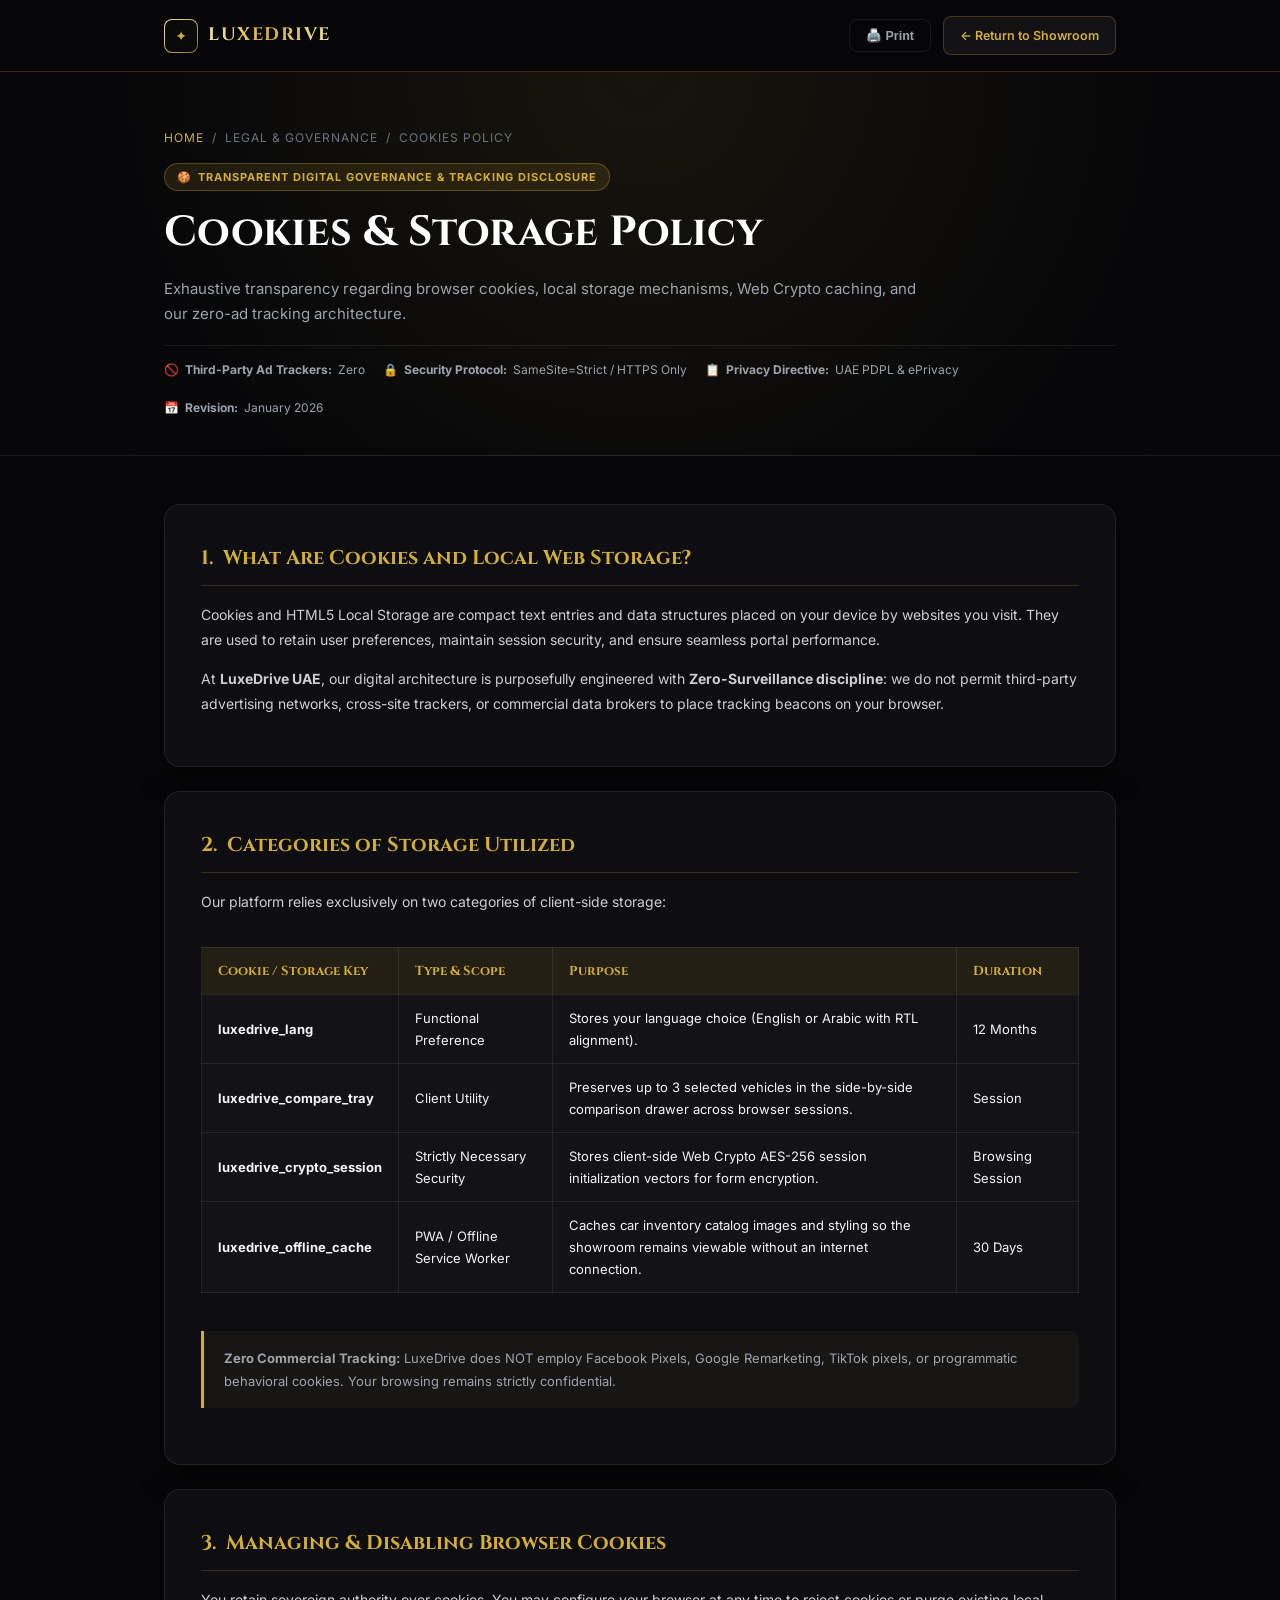
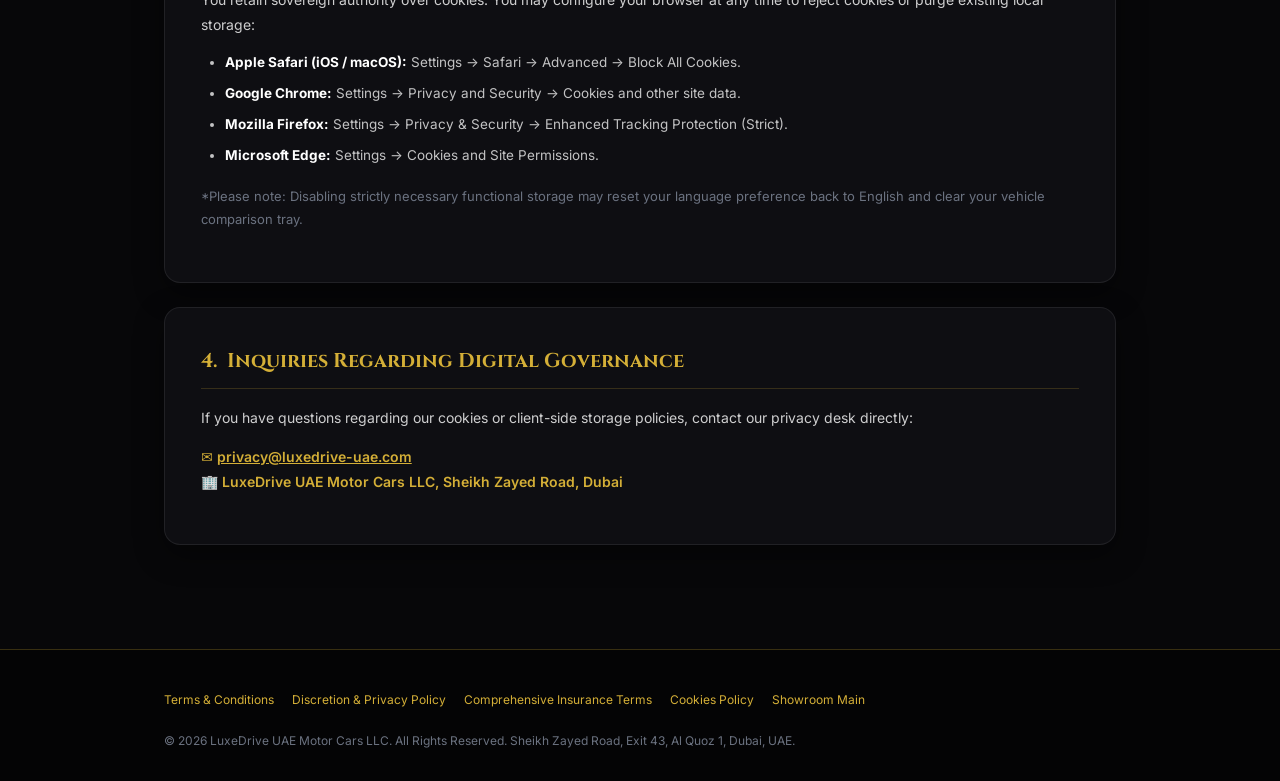
<file: page/cookies-policy.html>
<!DOCTYPE html>
<html lang="en" dir="ltr">
<head>
  <meta charset="UTF-8">
  <meta name="viewport" content="width=device-width, initial-scale=1.0">
  <title>Cookies Policy | LuxeDrive UAE</title>
  <meta name="description" content="LuxeDrive UAE Cookies Policy. Transparent disclosure on functional session tokens, Web Crypto storage, and our zero-tracking privacy architecture.">
  <link rel="preconnect" href="https://fonts.googleapis.com">
  <link rel="preconnect" href="https://fonts.gstatic.com" crossorigin>
  <link href="https://fonts.googleapis.com/css2?family=Cinzel:wght@600;700;800&family=Inter:wght@300;400;500;600;700&family=Playfair+Display:ital,wght@0,600;0,700;1,400&display=swap" rel="stylesheet">
  <style>
    :root {
      --bg: #070709;
      --card-bg: #0E0E12;
      --card-inner: #141419;
      --gold: #D4AF37;
      --gold-light: #F4E5A3;
      --gold-dark: #8C6D1F;
      --border: rgba(212, 175, 55, 0.25);
      --border-subtle: rgba(255, 255, 255, 0.08);
      --text: #F3F4F6;
      --text-muted: #9CA3AF;
      --text-dim: #6B7280;
      --font-serif: 'Cinzel', 'Playfair Display', Georgia, serif;
      --font-sans: 'Inter', system-ui, -apple-system, sans-serif;
    }

    * { box-sizing: border-box; margin: 0; padding: 0; }
    body {
      background-color: var(--bg);
      color: var(--text);
      font-family: var(--font-sans);
      line-height: 1.7;
      font-size: 15px;
      -webkit-font-smoothing: antialiased;
    }

    .top-header {
      position: sticky;
      top: 0;
      z-index: 100;
      background: rgba(7, 7, 9, 0.88);
      backdrop-filter: blur(14px);
      border-bottom: 1px solid var(--border);
      padding: 16px 0;
    }
    .container {
      max-width: 1000px;
      margin: 0 auto;
      padding: 0 24px;
    }
    .header-inner {
      display: flex;
      align-items: center;
      justify-content: space-between;
      gap: 16px;
    }
    .brand {
      display: flex;
      align-items: center;
      gap: 10px;
      text-decoration: none;
    }
    .brand-icon {
      width: 34px;
      height: 34px;
      border-radius: 8px;
      background: linear-gradient(135deg, var(--gold-light), var(--gold-dark));
      padding: 1px;
      display: flex;
      align-items: center;
      justify-content: center;
    }
    .brand-icon-inner {
      width: 100%;
      height: 100%;
      background: #0A0A0A;
      border-radius: 7px;
      display: flex;
      align-items: center;
      justify-content: center;
      color: var(--gold);
      font-size: 14px;
    }
    .brand-text {
      font-family: var(--font-serif);
      font-size: 18px;
      font-weight: 700;
      letter-spacing: 1.5px;
      background: linear-gradient(to right, var(--gold-light), var(--gold), var(--gold-light));
      -webkit-background-clip: text;
      -webkit-text-fill-color: transparent;
    }
    .btn-back {
      display: inline-flex;
      align-items: center;
      gap: 8px;
      padding: 8px 16px;
      border-radius: 8px;
      background: rgba(255, 255, 255, 0.05);
      border: 1px solid var(--border);
      color: var(--gold);
      text-decoration: none;
      font-size: 12.5px;
      font-weight: 600;
      transition: all 0.2s;
    }
    .btn-back:hover {
      background: var(--gold);
      color: #000;
      box-shadow: 0 0 15px rgba(212, 175, 55, 0.3);
    }

    .page-hero {
      padding: 56px 0 36px;
      border-bottom: 1px solid var(--border-subtle);
      background: radial-gradient(circle at 50% 0%, rgba(212, 175, 55, 0.08) 0%, transparent 70%);
    }
    .breadcrumbs {
      display: flex;
      gap: 8px;
      font-size: 12px;
      color: var(--text-dim);
      margin-bottom: 14px;
      text-transform: uppercase;
      letter-spacing: 1px;
    }
    .breadcrumbs a { color: var(--gold); text-decoration: none; }
    .badge {
      display: inline-flex;
      align-items: center;
      gap: 6px;
      padding: 4px 12px;
      border-radius: 50px;
      background: rgba(212, 175, 55, 0.12);
      border: 1px solid rgba(212, 175, 55, 0.3);
      color: var(--gold);
      font-size: 11px;
      font-weight: 700;
      text-transform: uppercase;
      margin-bottom: 16px;
      letter-spacing: 1px;
    }
    h1 {
      font-family: var(--font-serif);
      font-size: clamp(28px, 4vw, 42px);
      font-weight: 700;
      line-height: 1.25;
      margin-bottom: 16px;
      color: #fff;
    }
    .meta-bar {
      display: flex;
      flex-wrap: wrap;
      gap: 18px;
      font-size: 12px;
      color: var(--text-muted);
      padding-top: 14px;
      border-top: 1px solid var(--border-subtle);
    }
    .meta-item { display: flex; align-items: center; gap: 6px; }

    .content-wrap { padding: 48px 0 80px; }
    .legal-card {
      background: var(--card-bg);
      border: 1px solid var(--border-subtle);
      border-radius: 16px;
      padding: 36px;
      margin-bottom: 24px;
      box-shadow: 0 10px 30px rgba(0, 0, 0, 0.4);
    }
    .legal-card h2 {
      font-family: var(--font-serif);
      font-size: 20px;
      color: var(--gold);
      margin-bottom: 16px;
      padding-bottom: 10px;
      border-bottom: 1px solid rgba(212, 175, 55, 0.2);
      display: flex;
      align-items: center;
      gap: 10px;
    }
    .legal-card p {
      margin-bottom: 14px;
      color: rgba(255, 255, 255, 0.8);
      font-size: 14px;
      line-height: 1.8;
    }
    .legal-card ul {
      margin: 12px 0 18px 24px;
      color: rgba(255, 255, 255, 0.75);
      font-size: 13.5px;
      display: flex;
      flex-direction: column;
      gap: 8px;
    }
    .legal-card ul li strong { color: #fff; }

    .cookie-table {
      width: 100%;
      border-collapse: collapse;
      margin: 18px 0;
      font-size: 13px;
    }
    .cookie-table th, .cookie-table td {
      padding: 12px 16px;
      border: 1px solid var(--border-subtle);
      text-align: left;
    }
    .cookie-table th {
      background: rgba(212, 175, 55, 0.1);
      color: var(--gold);
      font-family: var(--font-serif);
    }
    .cookie-table td {
      background: rgba(255, 255, 255, 0.02);
    }

    .highlight-box {
      background: rgba(212, 175, 55, 0.05);
      border-left: 3px solid var(--gold);
      padding: 16px 20px;
      border-radius: 0 10px 10px 0;
      margin: 20px 0;
      font-size: 13px;
      color: var(--text-muted);
    }

    .page-footer {
      background: #040405;
      border-top: 1px solid var(--border);
      padding: 40px 0 30px;
      font-size: 12px;
      color: var(--text-dim);
    }
    .footer-links {
      display: flex;
      flex-wrap: wrap;
      gap: 18px;
      margin-bottom: 20px;
    }
    .footer-links a { color: var(--gold); text-decoration: none; }
    .footer-links a:hover { text-decoration: underline; }

    @media print {
      .top-header, .btn-back, .page-footer { display: none; }
      body { background: #fff; color: #000; }
      .legal-card { border: 1px solid #ccc; box-shadow: none; }
    }
  </style>
</head>
<body>

  <header class="top-header">
    <div class="container">
      <div class="header-inner">
        <a href="/" class="brand">
          <div class="brand-icon">
            <div class="brand-icon-inner">✦</div>
          </div>
          <span class="brand-text">LUXEDRIVE</span>
        </a>
        <div style="display:flex; align-items:center; gap:12px;">
          <button onclick="window.print()" class="btn-back" style="background:none; border-color:var(--border-subtle); color:var(--text-muted); cursor:pointer;">
            🖨️ Print
          </button>
          <a href="/" class="btn-back">
            ← Return to Showroom
          </a>
        </div>
      </div>
    </div>
  </header>

  <section class="page-hero">
    <div class="container">
      <div class="breadcrumbs">
        <a href="/">Home</a> / <span>Legal & Governance</span> / <span>Cookies Policy</span>
      </div>
      <div class="badge">
        <span>🍪</span>
        <span>Transparent Digital Governance & Tracking Disclosure</span>
      </div>
      <h1>Cookies & Storage Policy</h1>
      <p style="color:var(--text-muted); max-width:760px; font-size:15px; margin-bottom:18px;">
        Exhaustive transparency regarding browser cookies, local storage mechanisms, Web Crypto caching, and our zero-ad tracking architecture.
      </p>
      <div class="meta-bar">
        <div class="meta-item"><span>🚫</span> <strong>Third-Party Ad Trackers:</strong> Zero</div>
        <div class="meta-item"><span>🔒</span> <strong>Security Protocol:</strong> SameSite=Strict / HTTPS Only</div>
        <div class="meta-item"><span>📋</span> <strong>Privacy Directive:</strong> UAE PDPL & ePrivacy</div>
        <div class="meta-item"><span>📅</span> <strong>Revision:</strong> January 2026</div>
      </div>
    </div>
  </section>

  <main class="content-wrap">
    <div class="container">

      <!-- Section 1 -->
      <div class="legal-card">
        <h2><span>1.</span> What Are Cookies and Local Web Storage?</h2>
        <p>
          Cookies and HTML5 Local Storage are compact text entries and data structures placed on your device by websites you visit. They are used to retain user preferences, maintain session security, and ensure seamless portal performance.
        </p>
        <p>
          At <strong>LuxeDrive UAE</strong>, our digital architecture is purposefully engineered with <strong>Zero-Surveillance discipline</strong>: we do not permit third-party advertising networks, cross-site trackers, or commercial data brokers to place tracking beacons on your browser.
        </p>
      </div>

      <!-- Section 2 -->
      <div class="legal-card">
        <h2><span>2.</span> Categories of Storage Utilized</h2>
        <p>
          Our platform relies exclusively on two categories of client-side storage:
        </p>

        <div style="overflow-x:auto;">
          <table class="cookie-table">
            <thead>
              <tr>
                <th>Cookie / Storage Key</th>
                <th>Type & Scope</th>
                <th>Purpose</th>
                <th>Duration</th>
              </tr>
            </thead>
            <tbody>
              <tr>
                <td><strong>luxedrive_lang</strong></td>
                <td>Functional Preference</td>
                <td>Stores your language choice (English or Arabic with RTL alignment).</td>
                <td>12 Months</td>
              </tr>
              <tr>
                <td><strong>luxedrive_compare_tray</strong></td>
                <td>Client Utility</td>
                <td>Preserves up to 3 selected vehicles in the side-by-side comparison drawer across browser sessions.</td>
                <td>Session</td>
              </tr>
              <tr>
                <td><strong>luxedrive_crypto_session</strong></td>
                <td>Strictly Necessary Security</td>
                <td>Stores client-side Web Crypto AES-256 session initialization vectors for form encryption.</td>
                <td>Browsing Session</td>
              </tr>
              <tr>
                <td><strong>luxedrive_offline_cache</strong></td>
                <td>PWA / Offline Service Worker</td>
                <td>Caches car inventory catalog images and styling so the showroom remains viewable without an internet connection.</td>
                <td>30 Days</td>
              </tr>
            </tbody>
          </table>
        </div>

        <div class="highlight-box">
          <strong>Zero Commercial Tracking:</strong> LuxeDrive does NOT employ Facebook Pixels, Google Remarketing, TikTok pixels, or programmatic behavioral cookies. Your browsing remains strictly confidential.
        </div>
      </div>

      <!-- Section 3 -->
      <div class="legal-card">
        <h2><span>3.</span> Managing & Disabling Browser Cookies</h2>
        <p>
          You retain sovereign authority over cookies. You may configure your browser at any time to reject cookies or purge existing local storage:
        </p>
        <ul>
          <li><strong>Apple Safari (iOS / macOS):</strong> Settings → Safari → Advanced → Block All Cookies.</li>
          <li><strong>Google Chrome:</strong> Settings → Privacy and Security → Cookies and other site data.</li>
          <li><strong>Mozilla Firefox:</strong> Settings → Privacy & Security → Enhanced Tracking Protection (Strict).</li>
          <li><strong>Microsoft Edge:</strong> Settings → Cookies and Site Permissions.</li>
        </ul>
        <p style="font-size:13px; color:var(--text-dim);">
          *Please note: Disabling strictly necessary functional storage may reset your language preference back to English and clear your vehicle comparison tray.
        </p>
      </div>

      <!-- Section 4 -->
      <div class="legal-card">
        <h2><span>4.</span> Inquiries Regarding Digital Governance</h2>
        <p>
          If you have questions regarding our cookies or client-side storage policies, contact our privacy desk directly:
        </p>
        <p style="color:var(--gold); font-weight:600;">
          ✉️ <a href="mailto:privacy@luxedrive-uae.com" style="color:var(--gold);">privacy@luxedrive-uae.com</a><br>
          🏢 LuxeDrive UAE Motor Cars LLC, Sheikh Zayed Road, Dubai
        </p>
      </div>

    </div>
  </main>

  <footer class="page-footer">
    <div class="container">
      <div class="footer-links">
        <a href="/page/terms-and-conditions.html">Terms & Conditions</a>
        <a href="/page/privacy-policy.html">Discretion & Privacy Policy</a>
        <a href="/page/insurance-terms.html">Comprehensive Insurance Terms</a>
        <a href="/page/cookies-policy.html">Cookies Policy</a>
        <a href="/">Showroom Main</a>
      </div>
      <div>
        © 2026 LuxeDrive UAE Motor Cars LLC. All Rights Reserved. Sheikh Zayed Road, Exit 43, Al Quoz 1, Dubai, UAE.
      </div>
    </div>
  </footer>

</body>
</html>
</file>
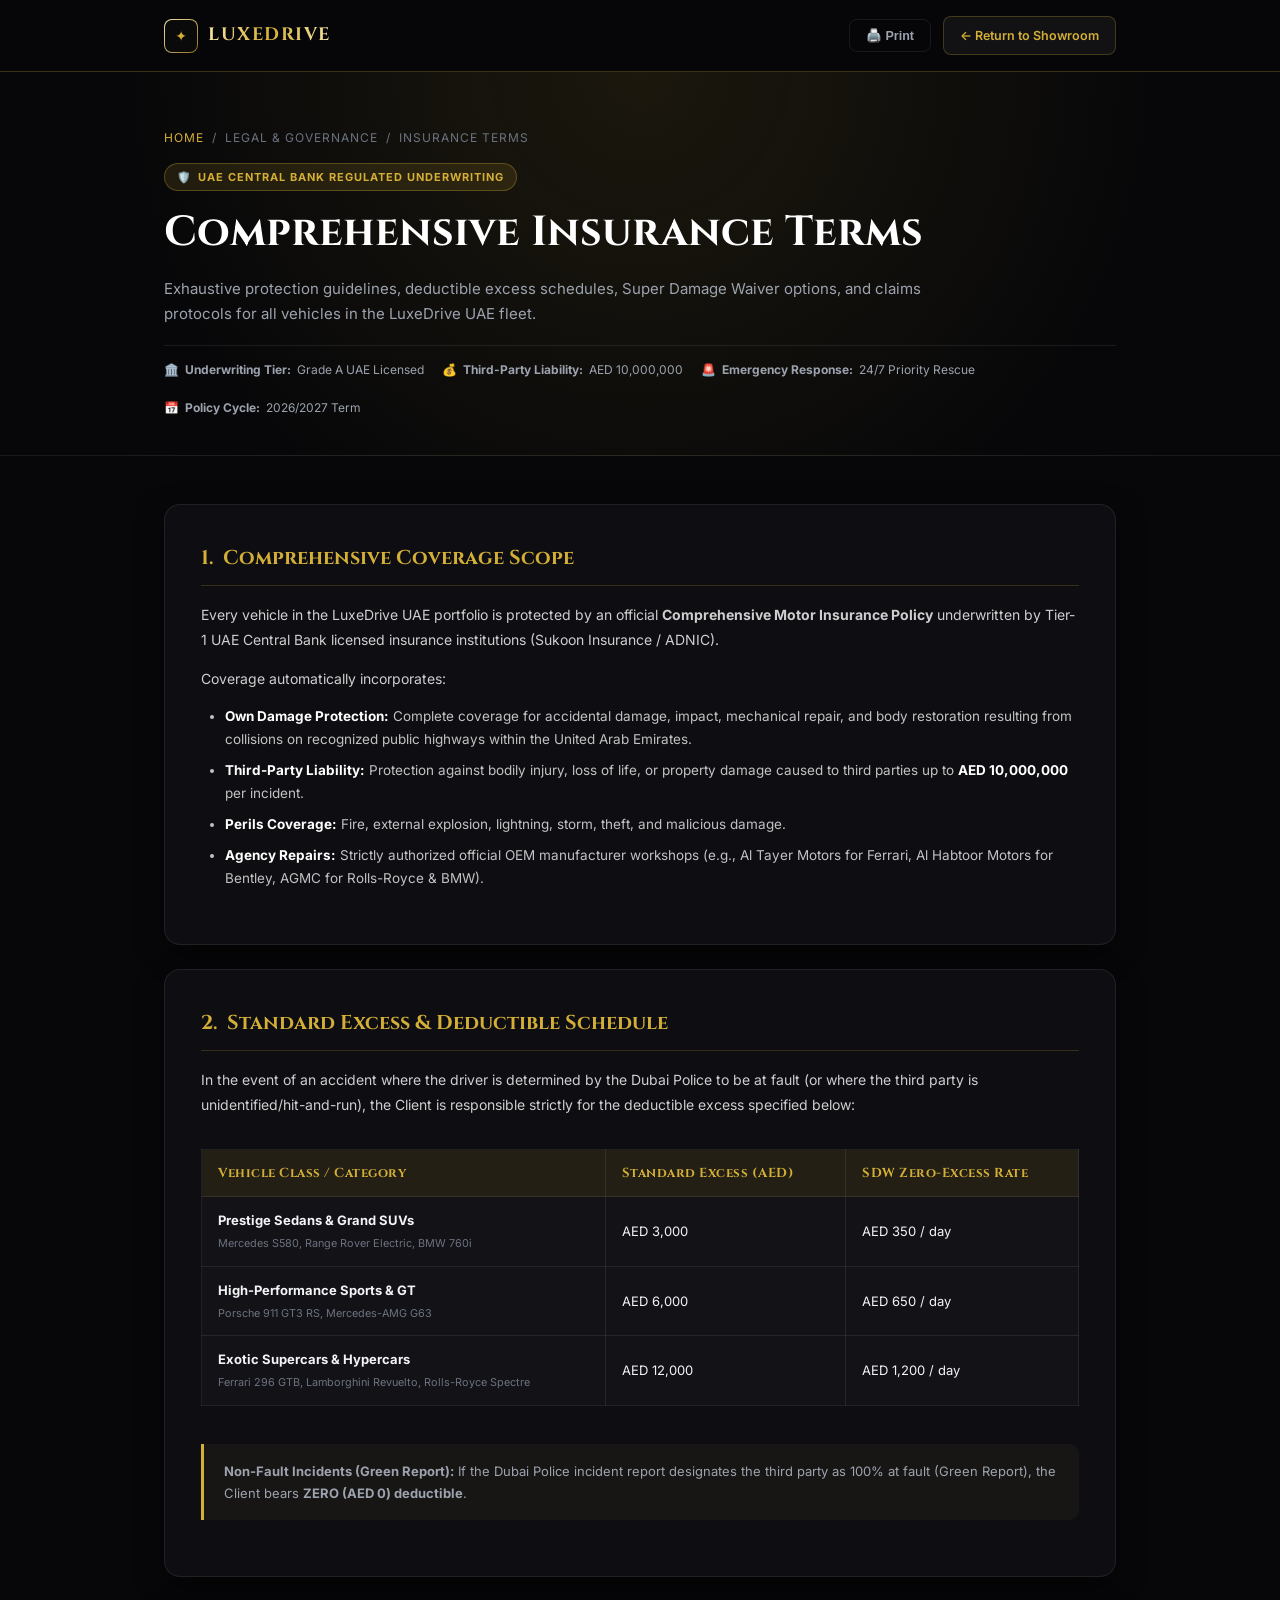
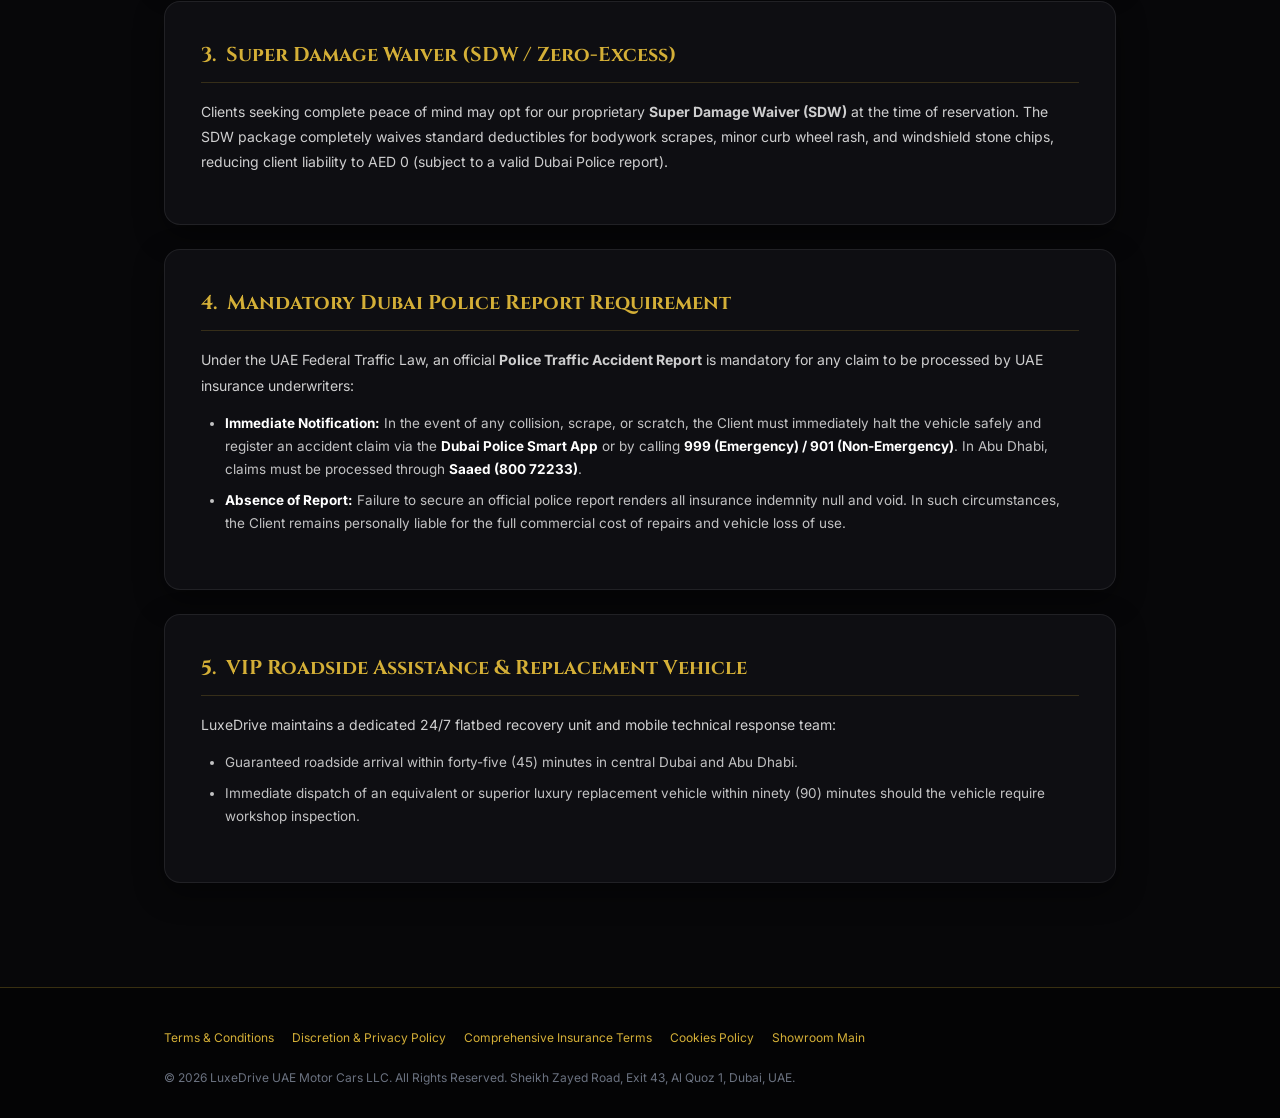
<file: page/insurance-terms.html>
<!DOCTYPE html>
<html lang="en" dir="ltr">
<head>
  <meta charset="UTF-8">
  <meta name="viewport" content="width=device-width, initial-scale=1.0">
  <title>Comprehensive Insurance Terms | LuxeDrive UAE</title>
  <meta name="description" content="Comprehensive motor insurance coverage, excess deductibles, Super Damage Waiver (SDW), and claims protocol for luxury and exotic vehicles at LuxeDrive UAE.">
  <link rel="preconnect" href="https://fonts.googleapis.com">
  <link rel="preconnect" href="https://fonts.gstatic.com" crossorigin>
  <link href="https://fonts.googleapis.com/css2?family=Cinzel:wght@600;700;800&family=Inter:wght@300;400;500;600;700&family=Playfair+Display:ital,wght@0,600;0,700;1,400&display=swap" rel="stylesheet">
  <style>
    :root {
      --bg: #070709;
      --card-bg: #0E0E12;
      --card-inner: #141419;
      --gold: #D4AF37;
      --gold-light: #F4E5A3;
      --gold-dark: #8C6D1F;
      --border: rgba(212, 175, 55, 0.25);
      --border-subtle: rgba(255, 255, 255, 0.08);
      --text: #F3F4F6;
      --text-muted: #9CA3AF;
      --text-dim: #6B7280;
      --font-serif: 'Cinzel', 'Playfair Display', Georgia, serif;
      --font-sans: 'Inter', system-ui, -apple-system, sans-serif;
    }

    * { box-sizing: border-box; margin: 0; padding: 0; }
    body {
      background-color: var(--bg);
      color: var(--text);
      font-family: var(--font-sans);
      line-height: 1.7;
      font-size: 15px;
      -webkit-font-smoothing: antialiased;
    }

    .top-header {
      position: sticky;
      top: 0;
      z-index: 100;
      background: rgba(7, 7, 9, 0.88);
      backdrop-filter: blur(14px);
      border-bottom: 1px solid var(--border);
      padding: 16px 0;
    }
    .container {
      max-width: 1000px;
      margin: 0 auto;
      padding: 0 24px;
    }
    .header-inner {
      display: flex;
      align-items: center;
      justify-content: space-between;
      gap: 16px;
    }
    .brand {
      display: flex;
      align-items: center;
      gap: 10px;
      text-decoration: none;
    }
    .brand-icon {
      width: 34px;
      height: 34px;
      border-radius: 8px;
      background: linear-gradient(135deg, var(--gold-light), var(--gold-dark));
      padding: 1px;
      display: flex;
      align-items: center;
      justify-content: center;
    }
    .brand-icon-inner {
      width: 100%;
      height: 100%;
      background: #0A0A0A;
      border-radius: 7px;
      display: flex;
      align-items: center;
      justify-content: center;
      color: var(--gold);
      font-size: 14px;
    }
    .brand-text {
      font-family: var(--font-serif);
      font-size: 18px;
      font-weight: 700;
      letter-spacing: 1.5px;
      background: linear-gradient(to right, var(--gold-light), var(--gold), var(--gold-light));
      -webkit-background-clip: text;
      -webkit-text-fill-color: transparent;
    }
    .btn-back {
      display: inline-flex;
      align-items: center;
      gap: 8px;
      padding: 8px 16px;
      border-radius: 8px;
      background: rgba(255, 255, 255, 0.05);
      border: 1px solid var(--border);
      color: var(--gold);
      text-decoration: none;
      font-size: 12.5px;
      font-weight: 600;
      transition: all 0.2s;
    }
    .btn-back:hover {
      background: var(--gold);
      color: #000;
      box-shadow: 0 0 15px rgba(212, 175, 55, 0.3);
    }

    .page-hero {
      padding: 56px 0 36px;
      border-bottom: 1px solid var(--border-subtle);
      background: radial-gradient(circle at 50% 0%, rgba(212, 175, 55, 0.1) 0%, transparent 70%);
    }
    .breadcrumbs {
      display: flex;
      gap: 8px;
      font-size: 12px;
      color: var(--text-dim);
      margin-bottom: 14px;
      text-transform: uppercase;
      letter-spacing: 1px;
    }
    .breadcrumbs a { color: var(--gold); text-decoration: none; }
    .badge {
      display: inline-flex;
      align-items: center;
      gap: 6px;
      padding: 4px 12px;
      border-radius: 50px;
      background: rgba(212, 175, 55, 0.12);
      border: 1px solid rgba(212, 175, 55, 0.3);
      color: var(--gold);
      font-size: 11px;
      font-weight: 700;
      text-transform: uppercase;
      margin-bottom: 16px;
      letter-spacing: 1px;
    }
    h1 {
      font-family: var(--font-serif);
      font-size: clamp(28px, 4vw, 42px);
      font-weight: 700;
      line-height: 1.25;
      margin-bottom: 16px;
      color: #fff;
    }
    .meta-bar {
      display: flex;
      flex-wrap: wrap;
      gap: 18px;
      font-size: 12px;
      color: var(--text-muted);
      padding-top: 14px;
      border-top: 1px solid var(--border-subtle);
    }
    .meta-item { display: flex; align-items: center; gap: 6px; }

    .content-wrap { padding: 48px 0 80px; }
    .legal-card {
      background: var(--card-bg);
      border: 1px solid var(--border-subtle);
      border-radius: 16px;
      padding: 36px;
      margin-bottom: 24px;
      box-shadow: 0 10px 30px rgba(0, 0, 0, 0.4);
    }
    .legal-card h2 {
      font-family: var(--font-serif);
      font-size: 20px;
      color: var(--gold);
      margin-bottom: 16px;
      padding-bottom: 10px;
      border-bottom: 1px solid rgba(212, 175, 55, 0.2);
      display: flex;
      align-items: center;
      gap: 10px;
    }
    .legal-card p {
      margin-bottom: 14px;
      color: rgba(255, 255, 255, 0.8);
      font-size: 14px;
      line-height: 1.8;
    }
    .legal-card ul {
      margin: 12px 0 18px 24px;
      color: rgba(255, 255, 255, 0.75);
      font-size: 13.5px;
      display: flex;
      flex-direction: column;
      gap: 8px;
    }
    .legal-card ul li strong { color: #fff; }

    /* TABLE */
    .insurance-table {
      width: 100%;
      border-collapse: collapse;
      margin: 18px 0;
      font-size: 13px;
    }
    .insurance-table th, .insurance-table td {
      padding: 12px 16px;
      border: 1px solid var(--border-subtle);
      text-align: left;
    }
    .insurance-table th {
      background: rgba(212, 175, 55, 0.1);
      color: var(--gold);
      font-family: var(--font-serif);
      letter-spacing: 0.5px;
    }
    .insurance-table td {
      background: rgba(255, 255, 255, 0.02);
    }

    .highlight-box {
      background: rgba(212, 175, 55, 0.05);
      border-left: 3px solid var(--gold);
      padding: 16px 20px;
      border-radius: 0 10px 10px 0;
      margin: 20px 0;
      font-size: 13px;
      color: var(--text-muted);
    }

    .page-footer {
      background: #040405;
      border-top: 1px solid var(--border);
      padding: 40px 0 30px;
      font-size: 12px;
      color: var(--text-dim);
    }
    .footer-links {
      display: flex;
      flex-wrap: wrap;
      gap: 18px;
      margin-bottom: 20px;
    }
    .footer-links a { color: var(--gold); text-decoration: none; }
    .footer-links a:hover { text-decoration: underline; }

    @media print {
      .top-header, .btn-back, .page-footer { display: none; }
      body { background: #fff; color: #000; }
      .legal-card { border: 1px solid #ccc; box-shadow: none; }
    }
  </style>
</head>
<body>

  <header class="top-header">
    <div class="container">
      <div class="header-inner">
        <a href="/" class="brand">
          <div class="brand-icon">
            <div class="brand-icon-inner">✦</div>
          </div>
          <span class="brand-text">LUXEDRIVE</span>
        </a>
        <div style="display:flex; align-items:center; gap:12px;">
          <button onclick="window.print()" class="btn-back" style="background:none; border-color:var(--border-subtle); color:var(--text-muted); cursor:pointer;">
            🖨️ Print
          </button>
          <a href="/" class="btn-back">
            ← Return to Showroom
          </a>
        </div>
      </div>
    </div>
  </header>

  <section class="page-hero">
    <div class="container">
      <div class="breadcrumbs">
        <a href="/">Home</a> / <span>Legal & Governance</span> / <span>Insurance Terms</span>
      </div>
      <div class="badge">
        <span>🛡️</span>
        <span>UAE Central Bank Regulated Underwriting</span>
      </div>
      <h1>Comprehensive Insurance Terms</h1>
      <p style="color:var(--text-muted); max-width:760px; font-size:15px; margin-bottom:18px;">
        Exhaustive protection guidelines, deductible excess schedules, Super Damage Waiver options, and claims protocols for all vehicles in the LuxeDrive UAE fleet.
      </p>
      <div class="meta-bar">
        <div class="meta-item"><span>🏛️</span> <strong>Underwriting Tier:</strong> Grade A UAE Licensed</div>
        <div class="meta-item"><span>💰</span> <strong>Third-Party Liability:</strong> AED 10,000,000</div>
        <div class="meta-item"><span>🚨</span> <strong>Emergency Response:</strong> 24/7 Priority Rescue</div>
        <div class="meta-item"><span>📅</span> <strong>Policy Cycle:</strong> 2026/2027 Term</div>
      </div>
    </div>
  </section>

  <main class="content-wrap">
    <div class="container">

      <!-- Section 1 -->
      <div class="legal-card">
        <h2><span>1.</span> Comprehensive Coverage Scope</h2>
        <p>
          Every vehicle in the LuxeDrive UAE portfolio is protected by an official <strong>Comprehensive Motor Insurance Policy</strong> underwritten by Tier-1 UAE Central Bank licensed insurance institutions (Sukoon Insurance / ADNIC).
        </p>
        <p>
          Coverage automatically incorporates:
        </p>
        <ul>
          <li><strong>Own Damage Protection:</strong> Complete coverage for accidental damage, impact, mechanical repair, and body restoration resulting from collisions on recognized public highways within the United Arab Emirates.</li>
          <li><strong>Third-Party Liability:</strong> Protection against bodily injury, loss of life, or property damage caused to third parties up to <strong>AED 10,000,000</strong> per incident.</li>
          <li><strong>Perils Coverage:</strong> Fire, external explosion, lightning, storm, theft, and malicious damage.</li>
          <li><strong>Agency Repairs:</strong> Strictly authorized official OEM manufacturer workshops (e.g., Al Tayer Motors for Ferrari, Al Habtoor Motors for Bentley, AGMC for Rolls-Royce & BMW).</li>
        </ul>
      </div>

      <!-- Section 2 -->
      <div class="legal-card">
        <h2><span>2.</span> Standard Excess & Deductible Schedule</h2>
        <p>
          In the event of an accident where the driver is determined by the Dubai Police to be at fault (or where the third party is unidentified/hit-and-run), the Client is responsible strictly for the deductible excess specified below:
        </p>

        <div style="overflow-x:auto;">
          <table class="insurance-table">
            <thead>
              <tr>
                <th>Vehicle Class / Category</th>
                <th>Standard Excess (AED)</th>
                <th>SDW Zero-Excess Rate</th>
              </tr>
            </thead>
            <tbody>
              <tr>
                <td><strong>Prestige Sedans & Grand SUVs</strong><br><small style="color:var(--text-dim);">Mercedes S580, Range Rover Electric, BMW 760i</small></td>
                <td>AED 3,000</td>
                <td>AED 350 / day</td>
              </tr>
              <tr>
                <td><strong>High-Performance Sports & GT</strong><br><small style="color:var(--text-dim);">Porsche 911 GT3 RS, Mercedes-AMG G63</small></td>
                <td>AED 6,000</td>
                <td>AED 650 / day</td>
              </tr>
              <tr>
                <td><strong>Exotic Supercars & Hypercars</strong><br><small style="color:var(--text-dim);">Ferrari 296 GTB, Lamborghini Revuelto, Rolls-Royce Spectre</small></td>
                <td>AED 12,000</td>
                <td>AED 1,200 / day</td>
              </tr>
            </tbody>
          </table>
        </div>

        <div class="highlight-box">
          <strong>Non-Fault Incidents (Green Report):</strong> If the Dubai Police incident report designates the third party as 100% at fault (Green Report), the Client bears <strong>ZERO (AED 0) deductible</strong>.
        </div>
      </div>

      <!-- Section 3 -->
      <div class="legal-card">
        <h2><span>3.</span> Super Damage Waiver (SDW / Zero-Excess)</h2>
        <p>
          Clients seeking complete peace of mind may opt for our proprietary <strong>Super Damage Waiver (SDW)</strong> at the time of reservation. The SDW package completely waives standard deductibles for bodywork scrapes, minor curb wheel rash, and windshield stone chips, reducing client liability to AED 0 (subject to a valid Dubai Police report).
        </p>
      </div>

      <!-- Section 4 -->
      <div class="legal-card">
        <h2><span>4.</span> Mandatory Dubai Police Report Requirement</h2>
        <p>
          Under the UAE Federal Traffic Law, an official <strong>Police Traffic Accident Report</strong> is mandatory for any claim to be processed by UAE insurance underwriters:
        </p>
        <ul>
          <li><strong>Immediate Notification:</strong> In the event of any collision, scrape, or scratch, the Client must immediately halt the vehicle safely and register an accident claim via the <strong>Dubai Police Smart App</strong> or by calling <strong>999 (Emergency) / 901 (Non-Emergency)</strong>. In Abu Dhabi, claims must be processed through <strong>Saaed (800 72233)</strong>.</li>
          <li><strong>Absence of Report:</strong> Failure to secure an official police report renders all insurance indemnity null and void. In such circumstances, the Client remains personally liable for the full commercial cost of repairs and vehicle loss of use.</li>
        </ul>
      </div>

      <!-- Section 5 -->
      <div class="legal-card">
        <h2><span>5.</span> VIP Roadside Assistance & Replacement Vehicle</h2>
        <p>
          LuxeDrive maintains a dedicated 24/7 flatbed recovery unit and mobile technical response team:
        </p>
        <ul>
          <li>Guaranteed roadside arrival within forty-five (45) minutes in central Dubai and Abu Dhabi.</li>
          <li>Immediate dispatch of an equivalent or superior luxury replacement vehicle within ninety (90) minutes should the vehicle require workshop inspection.</li>
        </ul>
      </div>

    </div>
  </main>

  <footer class="page-footer">
    <div class="container">
      <div class="footer-links">
        <a href="/page/terms-and-conditions.html">Terms & Conditions</a>
        <a href="/page/privacy-policy.html">Discretion & Privacy Policy</a>
        <a href="/page/insurance-terms.html">Comprehensive Insurance Terms</a>
        <a href="/page/cookies-policy.html">Cookies Policy</a>
        <a href="/">Showroom Main</a>
      </div>
      <div>
        © 2026 LuxeDrive UAE Motor Cars LLC. All Rights Reserved. Sheikh Zayed Road, Exit 43, Al Quoz 1, Dubai, UAE.
      </div>
    </div>
  </footer>

</body>
</html>
</file>
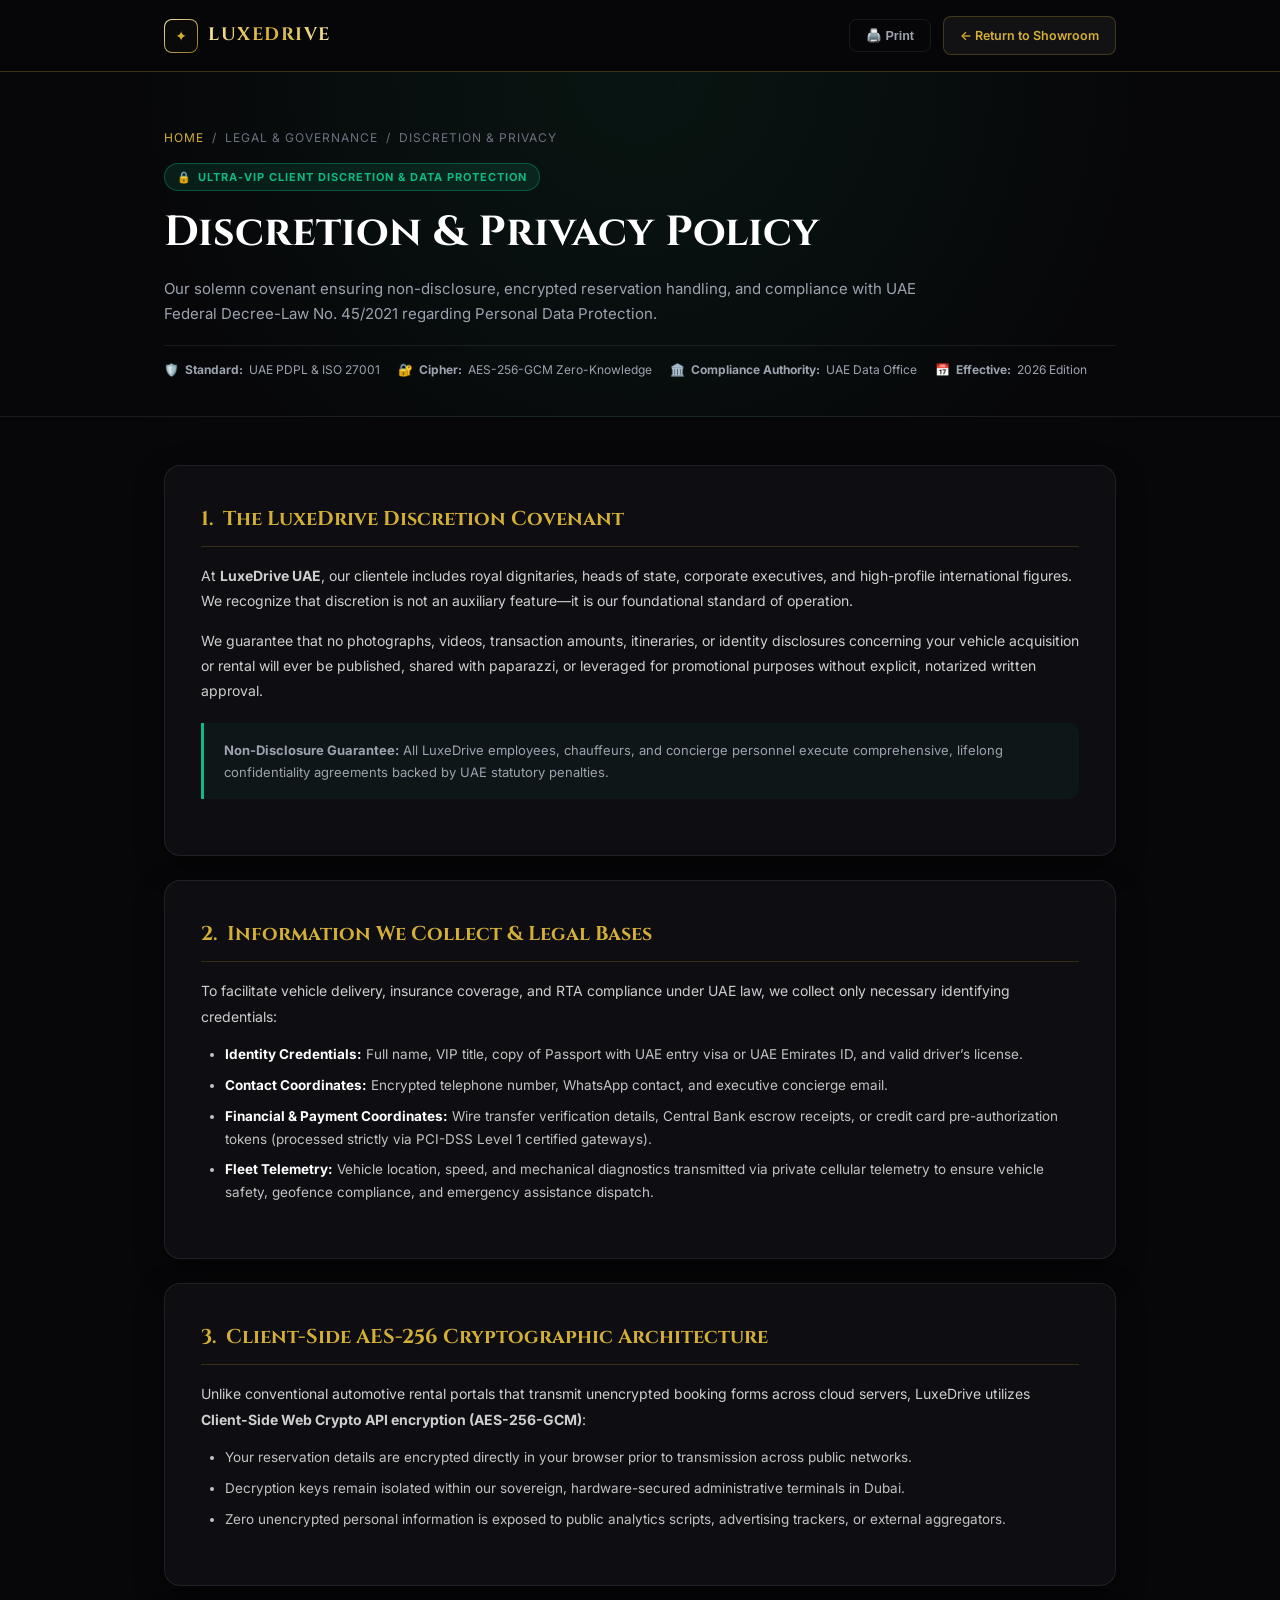
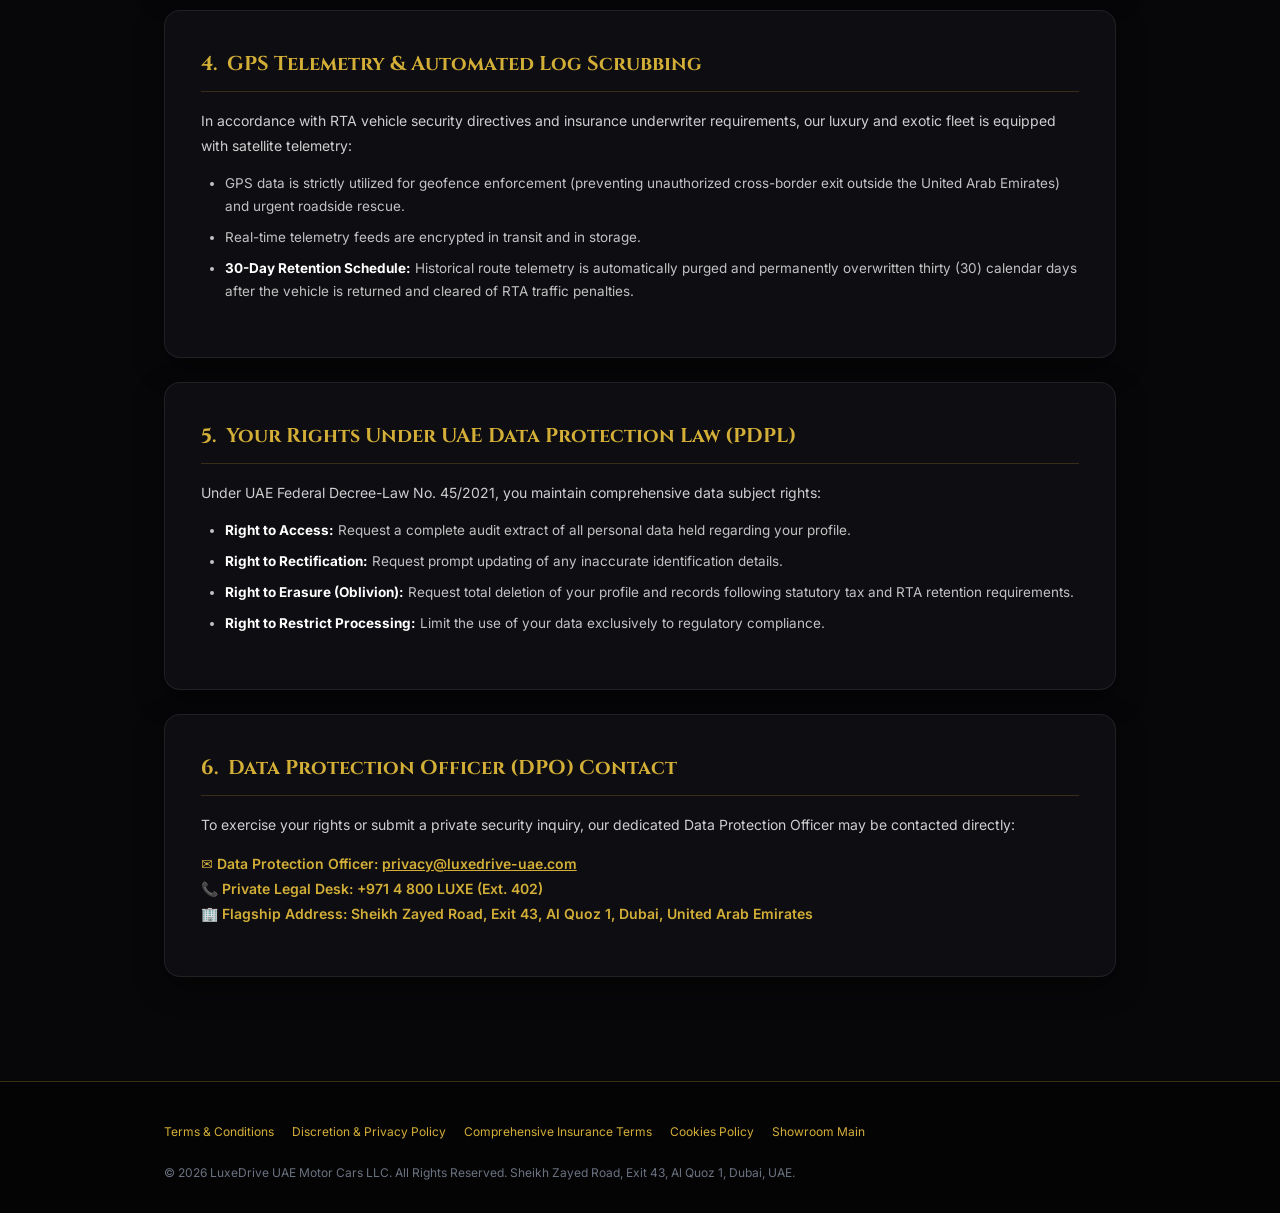
<file: page/privacy-policy.html>
<!DOCTYPE html>
<html lang="en" dir="ltr">
<head>
  <meta charset="UTF-8">
  <meta name="viewport" content="width=device-width, initial-scale=1.0">
  <title>Discretion & Privacy Policy | LuxeDrive UAE</title>
  <meta name="description" content="LuxeDrive UAE Discretion & Privacy Policy. Enforcing UAE Data Protection Law Decree No. 45/2021 and client-side AES-256 cryptographic confidentiality.">
  <link rel="preconnect" href="https://fonts.googleapis.com">
  <link rel="preconnect" href="https://fonts.gstatic.com" crossorigin>
  <link href="https://fonts.googleapis.com/css2?family=Cinzel:wght@600;700;800&family=Inter:wght@300;400;500;600;700&family=Playfair+Display:ital,wght@0,600;0,700;1,400&display=swap" rel="stylesheet">
  <style>
    :root {
      --bg: #070709;
      --card-bg: #0E0E12;
      --card-inner: #141419;
      --gold: #D4AF37;
      --gold-light: #F4E5A3;
      --gold-dark: #8C6D1F;
      --border: rgba(212, 175, 55, 0.25);
      --border-subtle: rgba(255, 255, 255, 0.08);
      --text: #F3F4F6;
      --text-muted: #9CA3AF;
      --text-dim: #6B7280;
      --font-serif: 'Cinzel', 'Playfair Display', Georgia, serif;
      --font-sans: 'Inter', system-ui, -apple-system, sans-serif;
    }

    * { box-sizing: border-box; margin: 0; padding: 0; }
    body {
      background-color: var(--bg);
      color: var(--text);
      font-family: var(--font-sans);
      line-height: 1.7;
      font-size: 15px;
      -webkit-font-smoothing: antialiased;
    }

    .top-header {
      position: sticky;
      top: 0;
      z-index: 100;
      background: rgba(7, 7, 9, 0.88);
      backdrop-filter: blur(14px);
      border-bottom: 1px solid var(--border);
      padding: 16px 0;
    }
    .container {
      max-width: 1000px;
      margin: 0 auto;
      padding: 0 24px;
    }
    .header-inner {
      display: flex;
      align-items: center;
      justify-content: space-between;
      gap: 16px;
    }
    .brand {
      display: flex;
      align-items: center;
      gap: 10px;
      text-decoration: none;
    }
    .brand-icon {
      width: 34px;
      height: 34px;
      border-radius: 8px;
      background: linear-gradient(135deg, var(--gold-light), var(--gold-dark));
      padding: 1px;
      display: flex;
      align-items: center;
      justify-content: center;
    }
    .brand-icon-inner {
      width: 100%;
      height: 100%;
      background: #0A0A0A;
      border-radius: 7px;
      display: flex;
      align-items: center;
      justify-content: center;
      color: var(--gold);
      font-size: 14px;
    }
    .brand-text {
      font-family: var(--font-serif);
      font-size: 18px;
      font-weight: 700;
      letter-spacing: 1.5px;
      background: linear-gradient(to right, var(--gold-light), var(--gold), var(--gold-light));
      -webkit-background-clip: text;
      -webkit-text-fill-color: transparent;
    }
    .btn-back {
      display: inline-flex;
      align-items: center;
      gap: 8px;
      padding: 8px 16px;
      border-radius: 8px;
      background: rgba(255, 255, 255, 0.05);
      border: 1px solid var(--border);
      color: var(--gold);
      text-decoration: none;
      font-size: 12.5px;
      font-weight: 600;
      transition: all 0.2s;
    }
    .btn-back:hover {
      background: var(--gold);
      color: #000;
      box-shadow: 0 0 15px rgba(212, 175, 55, 0.3);
    }

    .page-hero {
      padding: 56px 0 36px;
      border-bottom: 1px solid var(--border-subtle);
      background: radial-gradient(circle at 50% 0%, rgba(16, 185, 129, 0.08) 0%, transparent 70%);
    }
    .breadcrumbs {
      display: flex;
      gap: 8px;
      font-size: 12px;
      color: var(--text-dim);
      margin-bottom: 14px;
      text-transform: uppercase;
      letter-spacing: 1px;
    }
    .breadcrumbs a { color: var(--gold); text-decoration: none; }
    .badge {
      display: inline-flex;
      align-items: center;
      gap: 6px;
      padding: 4px 12px;
      border-radius: 50px;
      background: rgba(16, 185, 129, 0.12);
      border: 1px solid rgba(16, 185, 129, 0.35);
      color: #10B981;
      font-size: 11px;
      font-weight: 700;
      text-transform: uppercase;
      margin-bottom: 16px;
      letter-spacing: 1px;
    }
    h1 {
      font-family: var(--font-serif);
      font-size: clamp(28px, 4vw, 42px);
      font-weight: 700;
      line-height: 1.25;
      margin-bottom: 16px;
      color: #fff;
    }
    .meta-bar {
      display: flex;
      flex-wrap: wrap;
      gap: 18px;
      font-size: 12px;
      color: var(--text-muted);
      padding-top: 14px;
      border-top: 1px solid var(--border-subtle);
    }
    .meta-item { display: flex; align-items: center; gap: 6px; }

    .content-wrap { padding: 48px 0 80px; }
    .legal-card {
      background: var(--card-bg);
      border: 1px solid var(--border-subtle);
      border-radius: 16px;
      padding: 36px;
      margin-bottom: 24px;
      box-shadow: 0 10px 30px rgba(0, 0, 0, 0.4);
    }
    .legal-card h2 {
      font-family: var(--font-serif);
      font-size: 20px;
      color: var(--gold);
      margin-bottom: 16px;
      padding-bottom: 10px;
      border-bottom: 1px solid rgba(212, 175, 55, 0.2);
      display: flex;
      align-items: center;
      gap: 10px;
    }
    .legal-card p {
      margin-bottom: 14px;
      color: rgba(255, 255, 255, 0.8);
      font-size: 14px;
      line-height: 1.8;
    }
    .legal-card ul {
      margin: 12px 0 18px 24px;
      color: rgba(255, 255, 255, 0.75);
      font-size: 13.5px;
      display: flex;
      flex-direction: column;
      gap: 8px;
    }
    .legal-card ul li strong { color: #fff; }

    .highlight-box {
      background: rgba(16, 185, 129, 0.05);
      border-left: 3px solid #10B981;
      padding: 16px 20px;
      border-radius: 0 10px 10px 0;
      margin: 20px 0;
      font-size: 13px;
      color: var(--text-muted);
    }

    .page-footer {
      background: #040405;
      border-top: 1px solid var(--border);
      padding: 40px 0 30px;
      font-size: 12px;
      color: var(--text-dim);
    }
    .footer-links {
      display: flex;
      flex-wrap: wrap;
      gap: 18px;
      margin-bottom: 20px;
    }
    .footer-links a { color: var(--gold); text-decoration: none; }
    .footer-links a:hover { text-decoration: underline; }

    @media print {
      .top-header, .btn-back, .page-footer { display: none; }
      body { background: #fff; color: #000; }
      .legal-card { border: 1px solid #ccc; box-shadow: none; }
    }
  </style>
</head>
<body>

  <header class="top-header">
    <div class="container">
      <div class="header-inner">
        <a href="/" class="brand">
          <div class="brand-icon">
            <div class="brand-icon-inner">✦</div>
          </div>
          <span class="brand-text">LUXEDRIVE</span>
        </a>
        <div style="display:flex; align-items:center; gap:12px;">
          <button onclick="window.print()" class="btn-back" style="background:none; border-color:var(--border-subtle); color:var(--text-muted); cursor:pointer;">
            🖨️ Print
          </button>
          <a href="/" class="btn-back">
            ← Return to Showroom
          </a>
        </div>
      </div>
    </div>
  </header>

  <section class="page-hero">
    <div class="container">
      <div class="breadcrumbs">
        <a href="/">Home</a> / <span>Legal & Governance</span> / <span>Discretion & Privacy</span>
      </div>
      <div class="badge">
        <span>🔒</span>
        <span>Ultra-VIP Client Discretion & Data Protection</span>
      </div>
      <h1>Discretion & Privacy Policy</h1>
      <p style="color:var(--text-muted); max-width:760px; font-size:15px; margin-bottom:18px;">
        Our solemn covenant ensuring non-disclosure, encrypted reservation handling, and compliance with UAE Federal Decree-Law No. 45/2021 regarding Personal Data Protection.
      </p>
      <div class="meta-bar">
        <div class="meta-item"><span>🛡️</span> <strong>Standard:</strong> UAE PDPL & ISO 27001</div>
        <div class="meta-item"><span>🔐</span> <strong>Cipher:</strong> AES-256-GCM Zero-Knowledge</div>
        <div class="meta-item"><span>🏛️</span> <strong>Compliance Authority:</strong> UAE Data Office</div>
        <div class="meta-item"><span>📅</span> <strong>Effective:</strong> 2026 Edition</div>
      </div>
    </div>
  </section>

  <main class="content-wrap">
    <div class="container">

      <!-- Section 1 -->
      <div class="legal-card">
        <h2><span>1.</span> The LuxeDrive Discretion Covenant</h2>
        <p>
          At <strong>LuxeDrive UAE</strong>, our clientele includes royal dignitaries, heads of state, corporate executives, and high-profile international figures. We recognize that discretion is not an auxiliary feature—it is our foundational standard of operation.
        </p>
        <p>
          We guarantee that no photographs, videos, transaction amounts, itineraries, or identity disclosures concerning your vehicle acquisition or rental will ever be published, shared with paparazzi, or leveraged for promotional purposes without explicit, notarized written approval.
        </p>
        <div class="highlight-box">
          <strong>Non-Disclosure Guarantee:</strong> All LuxeDrive employees, chauffeurs, and concierge personnel execute comprehensive, lifelong confidentiality agreements backed by UAE statutory penalties.
        </div>
      </div>

      <!-- Section 2 -->
      <div class="legal-card">
        <h2><span>2.</span> Information We Collect & Legal Bases</h2>
        <p>
          To facilitate vehicle delivery, insurance coverage, and RTA compliance under UAE law, we collect only necessary identifying credentials:
        </p>
        <ul>
          <li><strong>Identity Credentials:</strong> Full name, VIP title, copy of Passport with UAE entry visa or UAE Emirates ID, and valid driver’s license.</li>
          <li><strong>Contact Coordinates:</strong> Encrypted telephone number, WhatsApp contact, and executive concierge email.</li>
          <li><strong>Financial & Payment Coordinates:</strong> Wire transfer verification details, Central Bank escrow receipts, or credit card pre-authorization tokens (processed strictly via PCI-DSS Level 1 certified gateways).</li>
          <li><strong>Fleet Telemetry:</strong> Vehicle location, speed, and mechanical diagnostics transmitted via private cellular telemetry to ensure vehicle safety, geofence compliance, and emergency assistance dispatch.</li>
        </ul>
      </div>

      <!-- Section 3 -->
      <div class="legal-card">
        <h2><span>3.</span> Client-Side AES-256 Cryptographic Architecture</h2>
        <p>
          Unlike conventional automotive rental portals that transmit unencrypted booking forms across cloud servers, LuxeDrive utilizes <strong>Client-Side Web Crypto API encryption (AES-256-GCM)</strong>:
        </p>
        <ul>
          <li>Your reservation details are encrypted directly in your browser prior to transmission across public networks.</li>
          <li>Decryption keys remain isolated within our sovereign, hardware-secured administrative terminals in Dubai.</li>
          <li>Zero unencrypted personal information is exposed to public analytics scripts, advertising trackers, or external aggregators.</li>
        </ul>
      </div>

      <!-- Section 4 -->
      <div class="legal-card">
        <h2><span>4.</span> GPS Telemetry & Automated Log Scrubbing</h2>
        <p>
          In accordance with RTA vehicle security directives and insurance underwriter requirements, our luxury and exotic fleet is equipped with satellite telemetry:
        </p>
        <ul>
          <li>GPS data is strictly utilized for geofence enforcement (preventing unauthorized cross-border exit outside the United Arab Emirates) and urgent roadside rescue.</li>
          <li>Real-time telemetry feeds are encrypted in transit and in storage.</li>
          <li><strong>30-Day Retention Schedule:</strong> Historical route telemetry is automatically purged and permanently overwritten thirty (30) calendar days after the vehicle is returned and cleared of RTA traffic penalties.</li>
        </ul>
      </div>

      <!-- Section 5 -->
      <div class="legal-card">
        <h2><span>5.</span> Your Rights Under UAE Data Protection Law (PDPL)</h2>
        <p>
          Under UAE Federal Decree-Law No. 45/2021, you maintain comprehensive data subject rights:
        </p>
        <ul>
          <li><strong>Right to Access:</strong> Request a complete audit extract of all personal data held regarding your profile.</li>
          <li><strong>Right to Rectification:</strong> Request prompt updating of any inaccurate identification details.</li>
          <li><strong>Right to Erasure (Oblivion):</strong> Request total deletion of your profile and records following statutory tax and RTA retention requirements.</li>
          <li><strong>Right to Restrict Processing:</strong> Limit the use of your data exclusively to regulatory compliance.</li>
        </ul>
      </div>

      <!-- Section 6 -->
      <div class="legal-card">
        <h2><span>6.</span> Data Protection Officer (DPO) Contact</h2>
        <p>
          To exercise your rights or submit a private security inquiry, our dedicated Data Protection Officer may be contacted directly:
        </p>
        <p style="color:var(--gold); font-weight:600;">
          ✉️ Data Protection Officer: <a href="mailto:privacy@luxedrive-uae.com" style="color:var(--gold);">privacy@luxedrive-uae.com</a><br>
          📞 Private Legal Desk: +971 4 800 LUXE (Ext. 402)<br>
          🏢 Flagship Address: Sheikh Zayed Road, Exit 43, Al Quoz 1, Dubai, United Arab Emirates
        </p>
      </div>

    </div>
  </main>

  <footer class="page-footer">
    <div class="container">
      <div class="footer-links">
        <a href="/page/terms-and-conditions.html">Terms & Conditions</a>
        <a href="/page/privacy-policy.html">Discretion & Privacy Policy</a>
        <a href="/page/insurance-terms.html">Comprehensive Insurance Terms</a>
        <a href="/page/cookies-policy.html">Cookies Policy</a>
        <a href="/">Showroom Main</a>
      </div>
      <div>
        © 2026 LuxeDrive UAE Motor Cars LLC. All Rights Reserved. Sheikh Zayed Road, Exit 43, Al Quoz 1, Dubai, UAE.
      </div>
    </div>
  </footer>

</body>
</html>
</file>
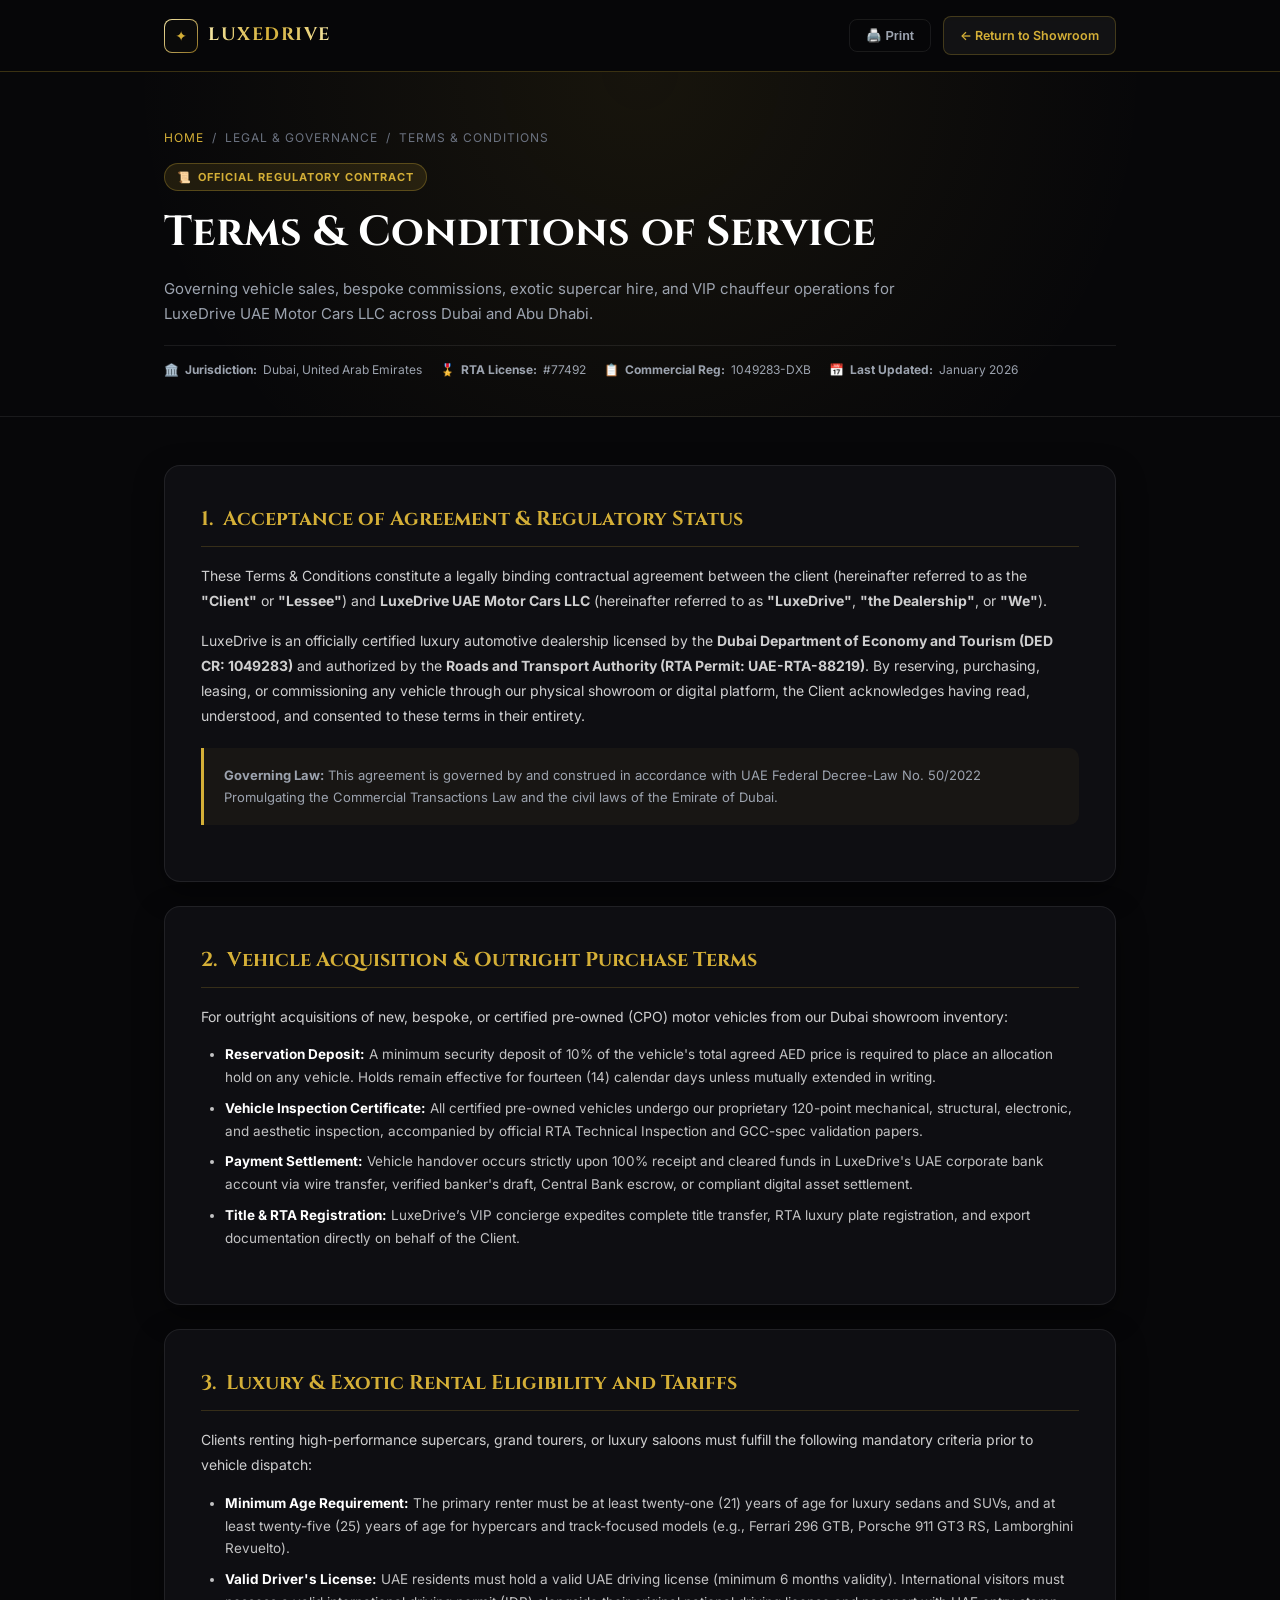
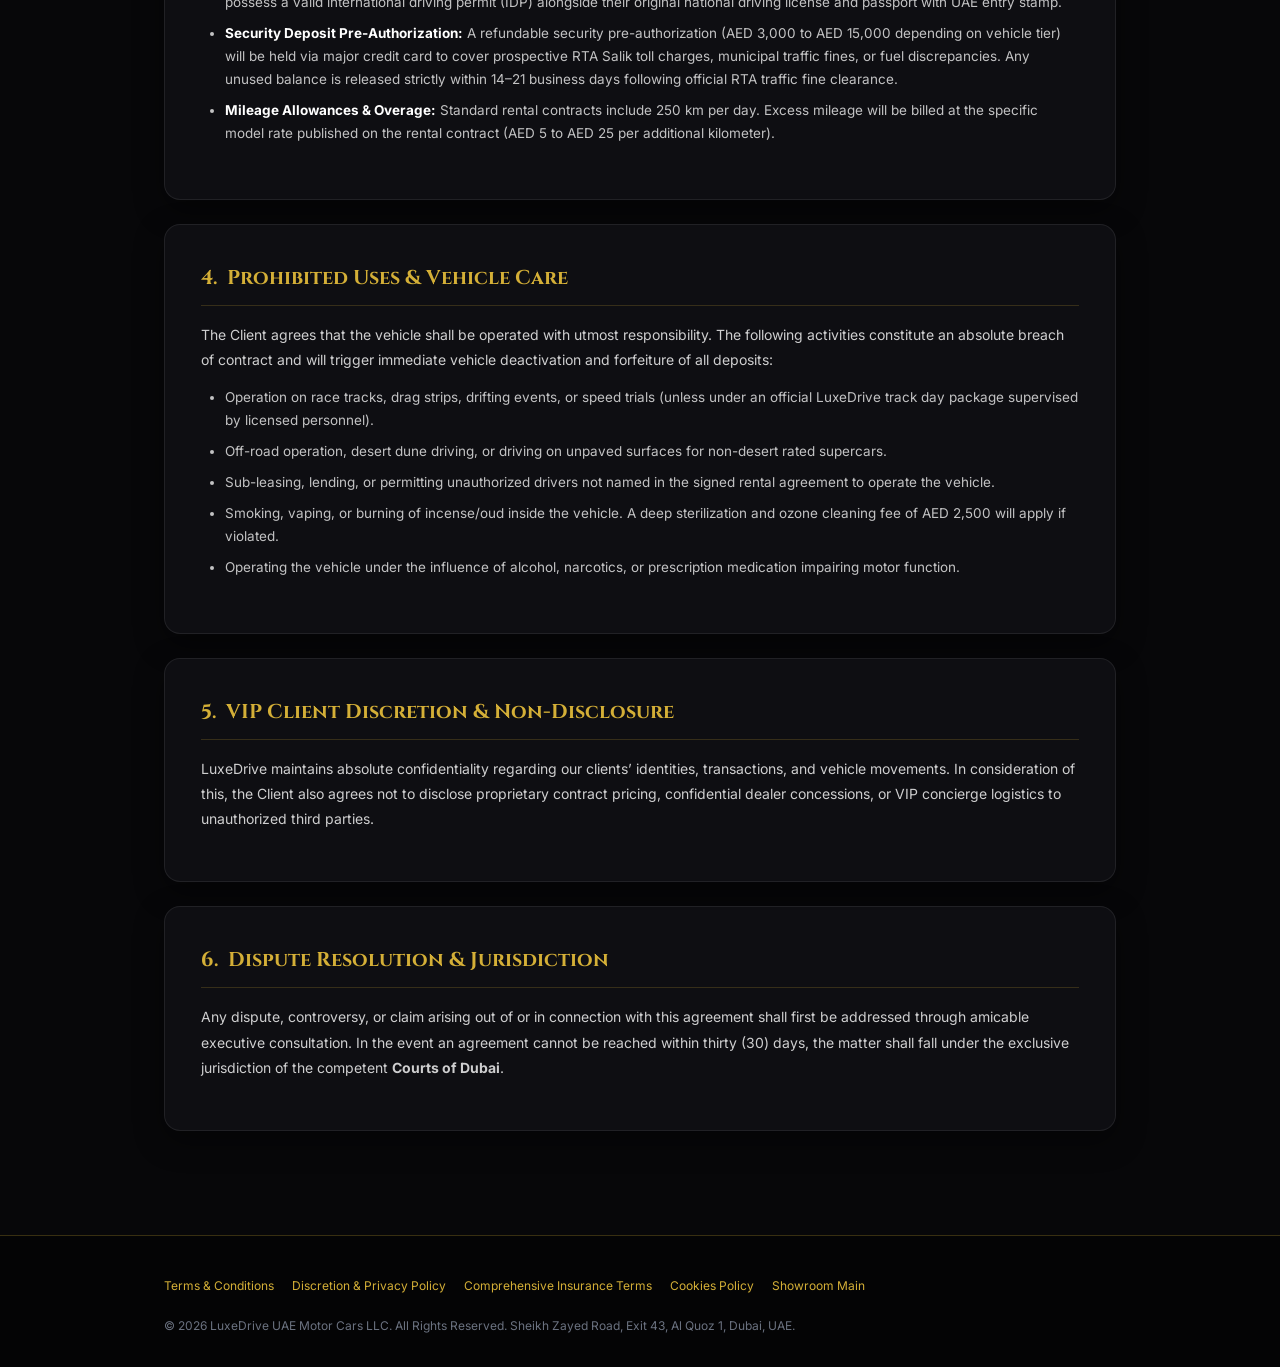
<file: page/terms-and-conditions.html>
<!DOCTYPE html>
<html lang="en" dir="ltr">
<head>
  <meta charset="UTF-8">
  <meta name="viewport" content="width=device-width, initial-scale=1.0">
  <title>Terms & Conditions | LuxeDrive UAE Luxury & Exotic Motor Cars</title>
  <meta name="description" content="Official Terms & Conditions for vehicle acquisition, bespoke supercar rental, and VIP concierge services at LuxeDrive UAE. RTA Certified and Dubai DED Licensed.">
  <link rel="preconnect" href="https://fonts.googleapis.com">
  <link rel="preconnect" href="https://fonts.gstatic.com" crossorigin>
  <link href="https://fonts.googleapis.com/css2?family=Cinzel:wght@600;700;800&family=Inter:wght@300;400;500;600;700&family=Playfair+Display:ital,wght@0,600;0,700;1,400&display=swap" rel="stylesheet">
  <style>
    :root {
      --bg: #070709;
      --card-bg: #0E0E12;
      --card-inner: #141419;
      --gold: #D4AF37;
      --gold-light: #F4E5A3;
      --gold-dark: #8C6D1F;
      --border: rgba(212, 175, 55, 0.25);
      --border-subtle: rgba(255, 255, 255, 0.08);
      --text: #F3F4F6;
      --text-muted: #9CA3AF;
      --text-dim: #6B7280;
      --font-serif: 'Cinzel', 'Playfair Display', Georgia, serif;
      --font-sans: 'Inter', system-ui, -apple-system, sans-serif;
    }

    * { box-sizing: border-box; margin: 0; padding: 0; }
    body {
      background-color: var(--bg);
      color: var(--text);
      font-family: var(--font-sans);
      line-height: 1.7;
      font-size: 15px;
      -webkit-font-smoothing: antialiased;
    }

    /* HEADER */
    .top-header {
      position: sticky;
      top: 0;
      z-index: 100;
      background: rgba(7, 7, 9, 0.88);
      backdrop-filter: blur(14px);
      border-bottom: 1px solid var(--border);
      padding: 16px 0;
    }
    .container {
      max-width: 1000px;
      margin: 0 auto;
      padding: 0 24px;
    }
    .header-inner {
      display: flex;
      align-items: center;
      justify-content: space-between;
      gap: 16px;
    }
    .brand {
      display: flex;
      align-items: center;
      gap: 10px;
      text-decoration: none;
    }
    .brand-icon {
      width: 34px;
      height: 34px;
      border-radius: 8px;
      background: linear-gradient(135deg, var(--gold-light), var(--gold-dark));
      padding: 1px;
      display: flex;
      align-items: center;
      justify-content: center;
    }
    .brand-icon-inner {
      width: 100%;
      height: 100%;
      background: #0A0A0A;
      border-radius: 7px;
      display: flex;
      align-items: center;
      justify-content: center;
      color: var(--gold);
      font-size: 14px;
    }
    .brand-text {
      font-family: var(--font-serif);
      font-size: 18px;
      font-weight: 700;
      letter-spacing: 1.5px;
      background: linear-gradient(to right, var(--gold-light), var(--gold), var(--gold-light));
      -webkit-background-clip: text;
      -webkit-text-fill-color: transparent;
    }
    .btn-back {
      display: inline-flex;
      align-items: center;
      gap: 8px;
      padding: 8px 16px;
      border-radius: 8px;
      background: rgba(255, 255, 255, 0.05);
      border: 1px solid var(--border);
      color: var(--gold);
      text-decoration: none;
      font-size: 12.5px;
      font-weight: 600;
      transition: all 0.2s;
    }
    .btn-back:hover {
      background: var(--gold);
      color: #000;
      box-shadow: 0 0 15px rgba(212, 175, 55, 0.3);
    }

    /* HERO */
    .page-hero {
      padding: 56px 0 36px;
      border-bottom: 1px solid var(--border-subtle);
      background: radial-gradient(circle at 50% 0%, rgba(212, 175, 55, 0.08) 0%, transparent 70%);
    }
    .breadcrumbs {
      display: flex;
      gap: 8px;
      font-size: 12px;
      color: var(--text-dim);
      margin-bottom: 14px;
      text-transform: uppercase;
      letter-spacing: 1px;
    }
    .breadcrumbs a { color: var(--gold); text-decoration: none; }
    .badge {
      display: inline-flex;
      align-items: center;
      gap: 6px;
      padding: 4px 12px;
      border-radius: 50px;
      background: rgba(212, 175, 55, 0.12);
      border: 1px solid rgba(212, 175, 55, 0.3);
      color: var(--gold);
      font-size: 11px;
      font-weight: 700;
      text-transform: uppercase;
      margin-bottom: 16px;
      letter-spacing: 1px;
    }
    h1 {
      font-family: var(--font-serif);
      font-size: clamp(28px, 4vw, 42px);
      font-weight: 700;
      line-height: 1.25;
      margin-bottom: 16px;
      color: #fff;
    }
    .meta-bar {
      display: flex;
      flex-wrap: wrap;
      gap: 18px;
      font-size: 12px;
      color: var(--text-muted);
      padding-top: 14px;
      border-top: 1px solid var(--border-subtle);
    }
    .meta-item { display: flex; align-items: center; gap: 6px; }

    /* CONTENT LAYOUT */
    .content-wrap {
      padding: 48px 0 80px;
    }
    .legal-card {
      background: var(--card-bg);
      border: 1px solid var(--border-subtle);
      border-radius: 16px;
      padding: 36px;
      margin-bottom: 24px;
      box-shadow: 0 10px 30px rgba(0, 0, 0, 0.4);
    }
    .legal-card h2 {
      font-family: var(--font-serif);
      font-size: 20px;
      color: var(--gold);
      margin-bottom: 16px;
      padding-bottom: 10px;
      border-bottom: 1px solid rgba(212, 175, 55, 0.2);
      display: flex;
      align-items: center;
      gap: 10px;
    }
    .legal-card p {
      margin-bottom: 14px;
      color: rgba(255, 255, 255, 0.8);
      font-size: 14px;
      line-height: 1.8;
    }
    .legal-card ul {
      margin: 12px 0 18px 24px;
      color: rgba(255, 255, 255, 0.75);
      font-size: 13.5px;
      display: flex;
      flex-direction: column;
      gap: 8px;
    }
    .legal-card ul li strong { color: #fff; }

    .highlight-box {
      background: rgba(212, 175, 55, 0.05);
      border-left: 3px solid var(--gold);
      padding: 16px 20px;
      border-radius: 0 10px 10px 0;
      margin: 20px 0;
      font-size: 13px;
      color: var(--text-muted);
    }

    /* FOOTER */
    .page-footer {
      background: #040405;
      border-top: 1px solid var(--border);
      padding: 40px 0 30px;
      font-size: 12px;
      color: var(--text-dim);
    }
    .footer-links {
      display: flex;
      flex-wrap: wrap;
      gap: 18px;
      margin-bottom: 20px;
    }
    .footer-links a {
      color: var(--gold);
      text-decoration: none;
      transition: color 0.2s;
    }
    .footer-links a:hover { text-decoration: underline; }

    @media print {
      .top-header, .btn-back, .page-footer { display: none; }
      body { background: #fff; color: #000; }
      .legal-card { border: 1px solid #ccc; box-shadow: none; }
    }
  </style>
</head>
<body>

  <!-- HEADER -->
  <header class="top-header">
    <div class="container">
      <div class="header-inner">
        <a href="/" class="brand">
          <div class="brand-icon">
            <div class="brand-icon-inner">✦</div>
          </div>
          <span class="brand-text">LUXEDRIVE</span>
        </a>
        <div style="display:flex; align-items:center; gap:12px;">
          <button onclick="window.print()" class="btn-back" style="background:none; border-color:var(--border-subtle); color:var(--text-muted); cursor:pointer;">
            🖨️ Print
          </button>
          <a href="/" class="btn-back">
            ← Return to Showroom
          </a>
        </div>
      </div>
    </div>
  </header>

  <!-- HERO -->
  <section class="page-hero">
    <div class="container">
      <div class="breadcrumbs">
        <a href="/">Home</a> / <span>Legal & Governance</span> / <span>Terms & Conditions</span>
      </div>
      <div class="badge">
        <span>📜</span>
        <span>Official Regulatory Contract</span>
      </div>
      <h1>Terms & Conditions of Service</h1>
      <p style="color:var(--text-muted); max-width:760px; font-size:15px; margin-bottom:18px;">
        Governing vehicle sales, bespoke commissions, exotic supercar hire, and VIP chauffeur operations for LuxeDrive UAE Motor Cars LLC across Dubai and Abu Dhabi.
      </p>
      <div class="meta-bar">
        <div class="meta-item"><span>🏛️</span> <strong>Jurisdiction:</strong> Dubai, United Arab Emirates</div>
        <div class="meta-item"><span>🎖️</span> <strong>RTA License:</strong> #77492</div>
        <div class="meta-item"><span>📋</span> <strong>Commercial Reg:</strong> 1049283-DXB</div>
        <div class="meta-item"><span>📅</span> <strong>Last Updated:</strong> January 2026</div>
      </div>
    </div>
  </section>

  <!-- MAIN LEGAL CONTENT -->
  <main class="content-wrap">
    <div class="container">

      <!-- Section 1 -->
      <div class="legal-card">
        <h2><span>1.</span> Acceptance of Agreement & Regulatory Status</h2>
        <p>
          These Terms & Conditions constitute a legally binding contractual agreement between the client (hereinafter referred to as the <strong>"Client"</strong> or <strong>"Lessee"</strong>) and <strong>LuxeDrive UAE Motor Cars LLC</strong> (hereinafter referred to as <strong>"LuxeDrive"</strong>, <strong>"the Dealership"</strong>, or <strong>"We"</strong>).
        </p>
        <p>
          LuxeDrive is an officially certified luxury automotive dealership licensed by the <strong>Dubai Department of Economy and Tourism (DED CR: 1049283)</strong> and authorized by the <strong>Roads and Transport Authority (RTA Permit: UAE-RTA-88219)</strong>. By reserving, purchasing, leasing, or commissioning any vehicle through our physical showroom or digital platform, the Client acknowledges having read, understood, and consented to these terms in their entirety.
        </p>
        <div class="highlight-box">
          <strong>Governing Law:</strong> This agreement is governed by and construed in accordance with UAE Federal Decree-Law No. 50/2022 Promulgating the Commercial Transactions Law and the civil laws of the Emirate of Dubai.
        </div>
      </div>

      <!-- Section 2 -->
      <div class="legal-card">
        <h2><span>2.</span> Vehicle Acquisition & Outright Purchase Terms</h2>
        <p>
          For outright acquisitions of new, bespoke, or certified pre-owned (CPO) motor vehicles from our Dubai showroom inventory:
        </p>
        <ul>
          <li><strong>Reservation Deposit:</strong> A minimum security deposit of 10% of the vehicle's total agreed AED price is required to place an allocation hold on any vehicle. Holds remain effective for fourteen (14) calendar days unless mutually extended in writing.</li>
          <li><strong>Vehicle Inspection Certificate:</strong> All certified pre-owned vehicles undergo our proprietary 120-point mechanical, structural, electronic, and aesthetic inspection, accompanied by official RTA Technical Inspection and GCC-spec validation papers.</li>
          <li><strong>Payment Settlement:</strong> Vehicle handover occurs strictly upon 100% receipt and cleared funds in LuxeDrive's UAE corporate bank account via wire transfer, verified banker's draft, Central Bank escrow, or compliant digital asset settlement.</li>
          <li><strong>Title & RTA Registration:</strong> LuxeDrive’s VIP concierge expedites complete title transfer, RTA luxury plate registration, and export documentation directly on behalf of the Client.</li>
        </ul>
      </div>

      <!-- Section 3 -->
      <div class="legal-card">
        <h2><span>3.</span> Luxury & Exotic Rental Eligibility and Tariffs</h2>
        <p>
          Clients renting high-performance supercars, grand tourers, or luxury saloons must fulfill the following mandatory criteria prior to vehicle dispatch:
        </p>
        <ul>
          <li><strong>Minimum Age Requirement:</strong> The primary renter must be at least twenty-one (21) years of age for luxury sedans and SUVs, and at least twenty-five (25) years of age for hypercars and track-focused models (e.g., Ferrari 296 GTB, Porsche 911 GT3 RS, Lamborghini Revuelto).</li>
          <li><strong>Valid Driver's License:</strong> UAE residents must hold a valid UAE driving license (minimum 6 months validity). International visitors must possess a valid international driving permit (IDP) alongside their original national driving license and passport with UAE entry stamp.</li>
          <li><strong>Security Deposit Pre-Authorization:</strong> A refundable security pre-authorization (AED 3,000 to AED 15,000 depending on vehicle tier) will be held via major credit card to cover prospective RTA Salik toll charges, municipal traffic fines, or fuel discrepancies. Any unused balance is released strictly within 14–21 business days following official RTA traffic fine clearance.</li>
          <li><strong>Mileage Allowances & Overage:</strong> Standard rental contracts include 250 km per day. Excess mileage will be billed at the specific model rate published on the rental contract (AED 5 to AED 25 per additional kilometer).</li>
        </ul>
      </div>

      <!-- Section 4 -->
      <div class="legal-card">
        <h2><span>4.</span> Prohibited Uses & Vehicle Care</h2>
        <p>
          The Client agrees that the vehicle shall be operated with utmost responsibility. The following activities constitute an absolute breach of contract and will trigger immediate vehicle deactivation and forfeiture of all deposits:
        </p>
        <ul>
          <li>Operation on race tracks, drag strips, drifting events, or speed trials (unless under an official LuxeDrive track day package supervised by licensed personnel).</li>
          <li>Off-road operation, desert dune driving, or driving on unpaved surfaces for non-desert rated supercars.</li>
          <li>Sub-leasing, lending, or permitting unauthorized drivers not named in the signed rental agreement to operate the vehicle.</li>
          <li>Smoking, vaping, or burning of incense/oud inside the vehicle. A deep sterilization and ozone cleaning fee of AED 2,500 will apply if violated.</li>
          <li>Operating the vehicle under the influence of alcohol, narcotics, or prescription medication impairing motor function.</li>
        </ul>
      </div>

      <!-- Section 5 -->
      <div class="legal-card">
        <h2><span>5.</span> VIP Client Discretion & Non-Disclosure</h2>
        <p>
          LuxeDrive maintains absolute confidentiality regarding our clients’ identities, transactions, and vehicle movements. In consideration of this, the Client also agrees not to disclose proprietary contract pricing, confidential dealer concessions, or VIP concierge logistics to unauthorized third parties.
        </p>
      </div>

      <!-- Section 6 -->
      <div class="legal-card">
        <h2><span>6.</span> Dispute Resolution & Jurisdiction</h2>
        <p>
          Any dispute, controversy, or claim arising out of or in connection with this agreement shall first be addressed through amicable executive consultation. In the event an agreement cannot be reached within thirty (30) days, the matter shall fall under the exclusive jurisdiction of the competent <strong>Courts of Dubai</strong>.
        </p>
      </div>

    </div>
  </main>

  <!-- FOOTER -->
  <footer class="page-footer">
    <div class="container">
      <div class="footer-links">
        <a href="/page/terms-and-conditions.html">Terms & Conditions</a>
        <a href="/page/privacy-policy.html">Discretion & Privacy Policy</a>
        <a href="/page/insurance-terms.html">Comprehensive Insurance Terms</a>
        <a href="/page/cookies-policy.html">Cookies Policy</a>
        <a href="/">Showroom Main</a>
      </div>
      <div>
        © 2026 LuxeDrive UAE Motor Cars LLC. All Rights Reserved. Sheikh Zayed Road, Exit 43, Al Quoz 1, Dubai, UAE.
      </div>
    </div>
  </footer>

</body>
</html>
</file>
